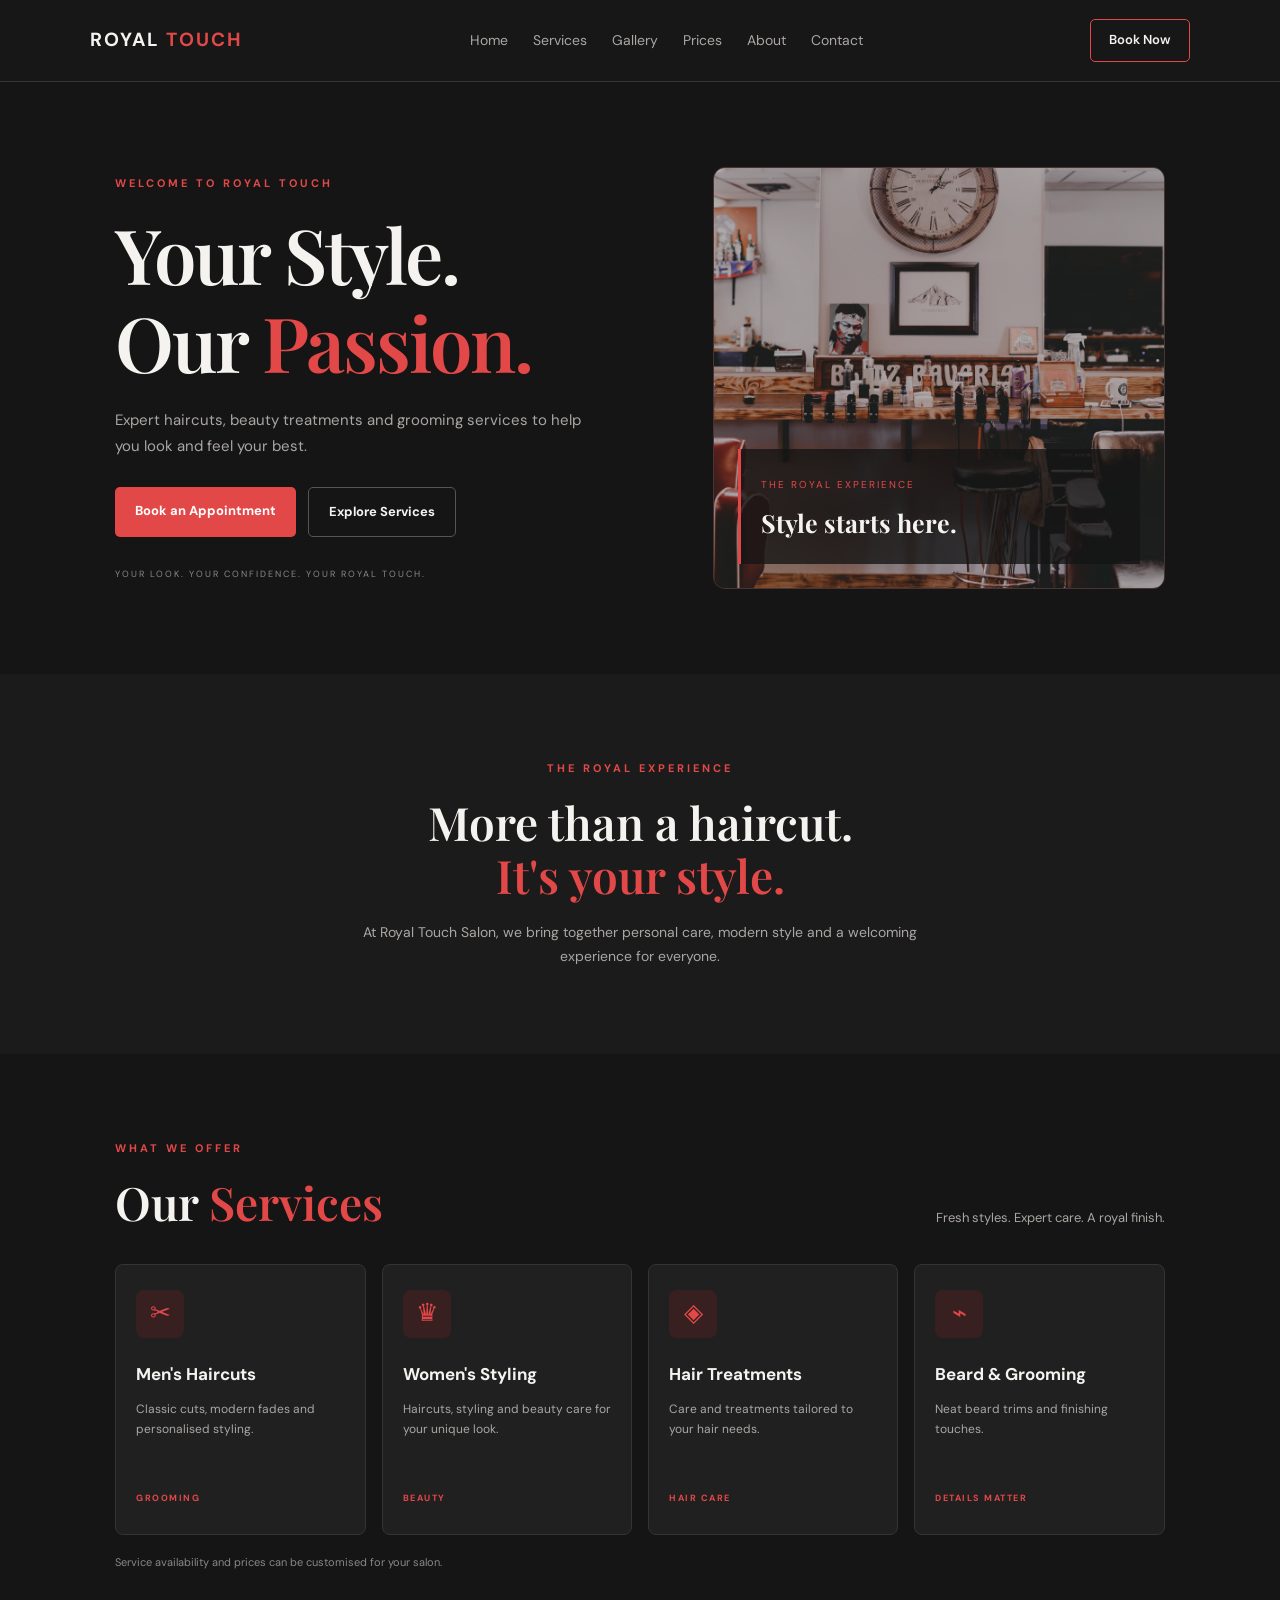
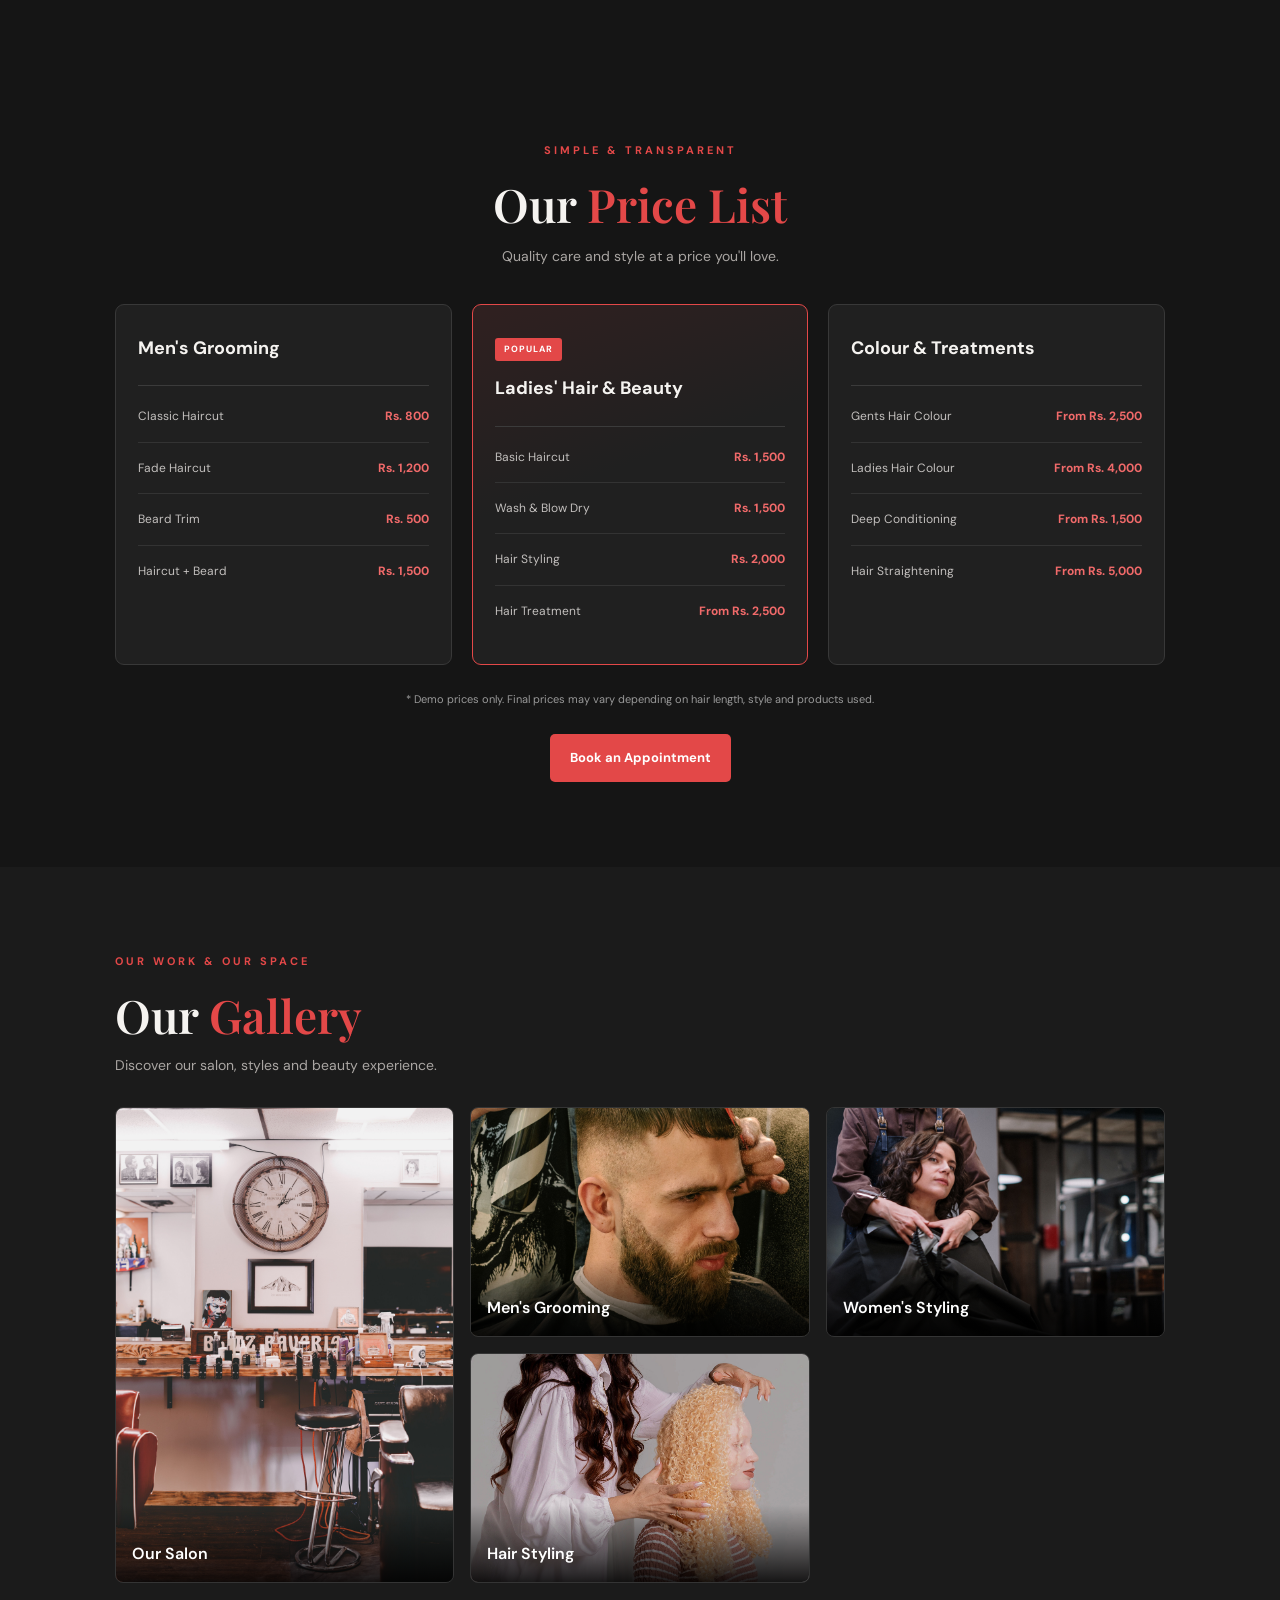
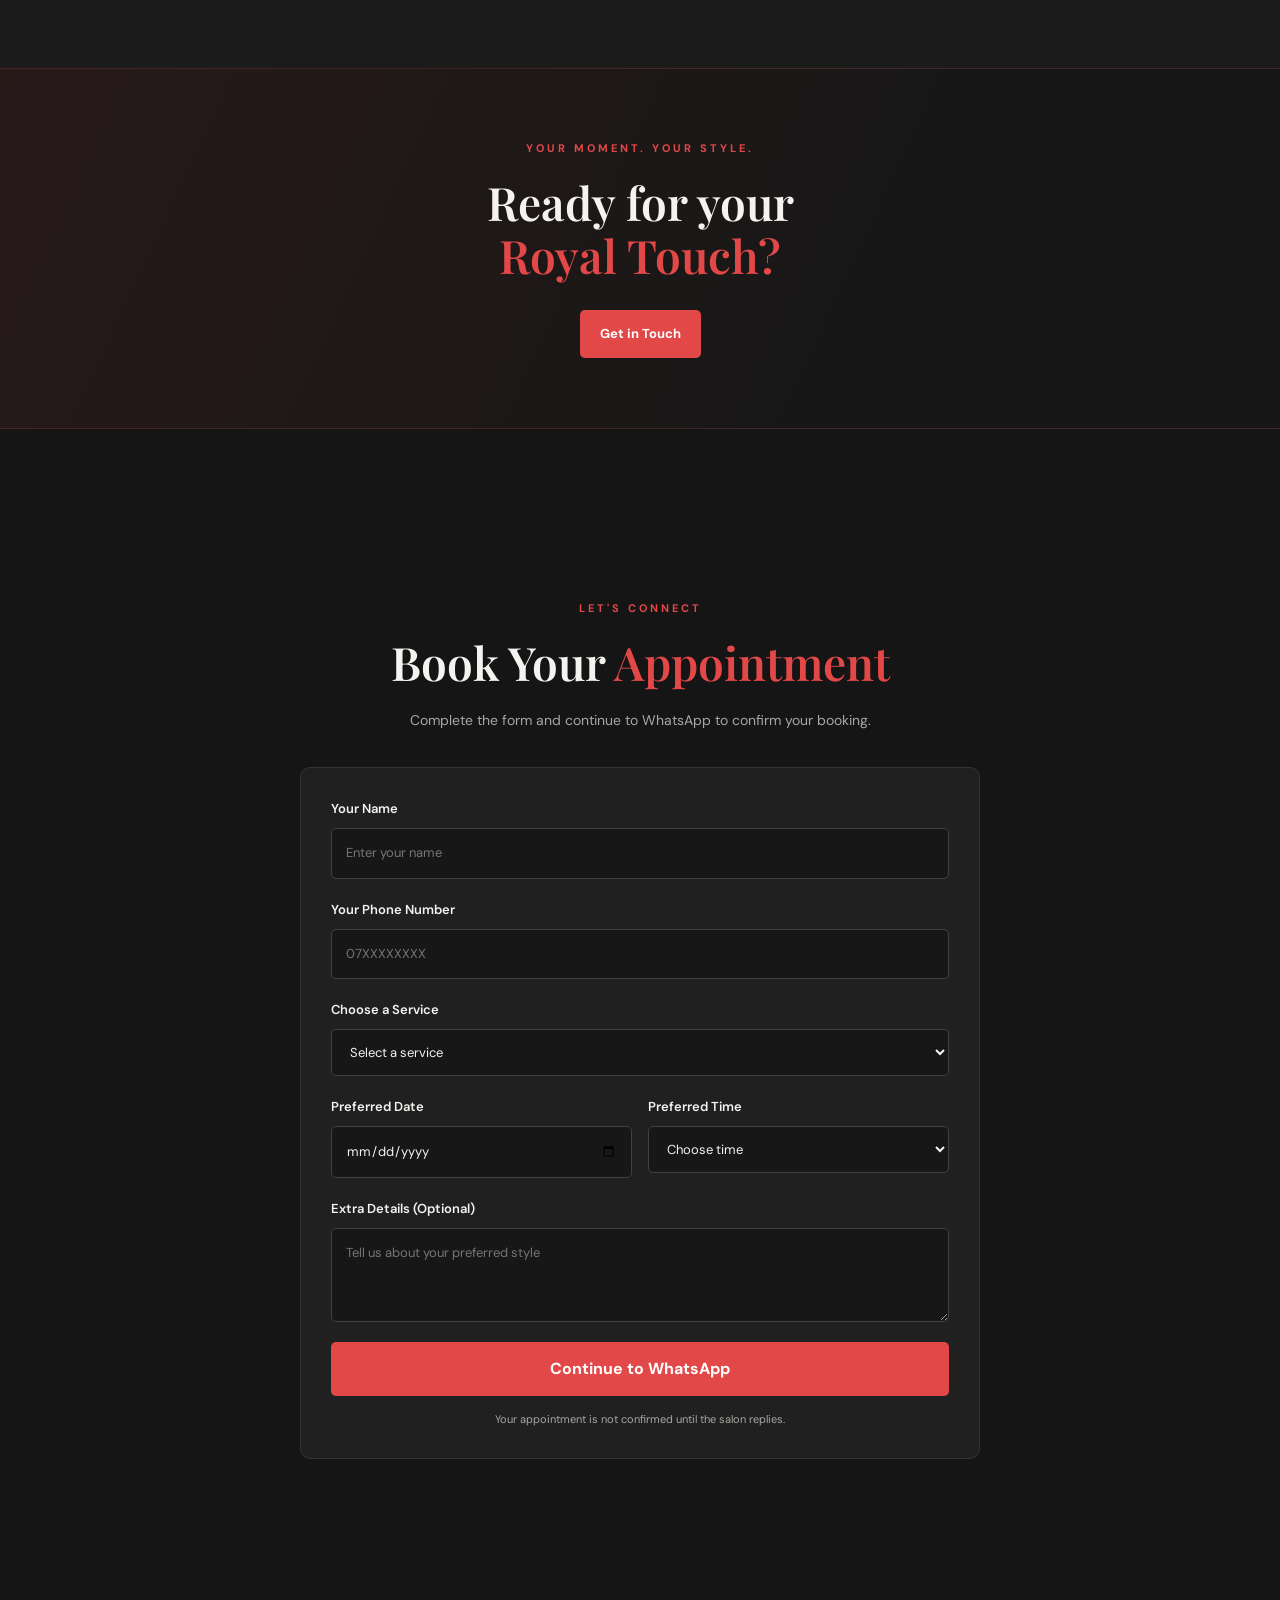
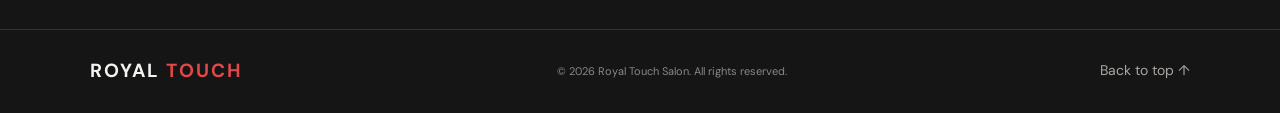
<file: index.html>
<!DOCTYPE html>
<html lang="en">
<head>
  <meta charset="UTF-8">
  <meta name="viewport" content="width=device-width, initial-scale=1.0">
  <meta name="description" content="Royal Touch Salon - Hair, beauty and grooming services.">
  <title>Royal Touch Salon | Style Starts Here</title>
  <link rel="stylesheet" href="style.css">
</head>
<body>

  <header class="navbar">
    <a class="logo" href="#home">ROYAL<span> TOUCH</span></a>

    <nav>
      <a href="#home">Home</a>
      <a href="#services">Services</a>
      <a href="#gallery">Gallery</a>
      <a href="#pricing">Prices</a>
      <a href="#about">About</a>
      <a href="#contact">Contact</a>
      
    </nav>

    <a class="nav-button" href="#contact">Book Now</a>
  </header>

  <main>
    <section class="hero" id="home">
      <div class="hero-content">
        <p class="eyebrow">WELCOME TO ROYAL TOUCH</p>
        <h1>Your Style.<br>Our <span>Passion.</span></h1>
        <p class="hero-text">
          Expert haircuts, beauty treatments and grooming
          services to help you look and feel your best.
        </p>
        <div class="hero-actions">
          <a class="button primary" href="#contact">Book an Appointment</a>
          <a class="button secondary" href="#services">Explore Services</a>
        </div>
        <p class="hero-note">YOUR LOOK. YOUR CONFIDENCE. YOUR ROYAL TOUCH.</p>
      </div>

      
<div class="hero-photo">
  <img
    src="salon-hero.jpg"
    alt="Modern Royal Touch Salon interior"
  >
  <div class="photo-label">
    <span>THE ROYAL EXPERIENCE</span>
    <h3>Style starts here.</h3>
  </div>
</div>


    </section>

    <section class="intro section" id="about">
      <p class="eyebrow">THE ROYAL EXPERIENCE</p>
      <h2>More than a haircut.<br><span>It's your style.</span></h2>
      <p>
        At Royal Touch Salon, we bring together personal care,
        modern style and a welcoming experience for everyone.
      </p>
    </section>

    <section class="services section" id="services">
      <div class="section-heading">
        <div>
          <p class="eyebrow">WHAT WE OFFER</p>
          <h2>Our <span>Services</span></h2>
        </div>
        <p>Fresh styles. Expert care. A royal finish.</p>
      </div>

      <div class="service-grid">
        <article class="service-card">
          <div class="service-icon">✂</div>
          <h3>Men's Haircuts</h3>
          <p>Classic cuts, modern fades and personalised styling.</p>
          <span class="service-tag">GROOMING</span>
        </article>

        <article class="service-card">
          <div class="service-icon">♛</div>
          <h3>Women's Styling</h3>
          <p>Haircuts, styling and beauty care for your unique look.</p>
          <span class="service-tag">BEAUTY</span>
        </article>

        <article class="service-card">
          <div class="service-icon">◈</div>
          <h3>Hair Treatments</h3>
          <p>Care and treatments tailored to your hair needs.</p>
          <span class="service-tag">HAIR CARE</span>
        </article>

        <article class="service-card">
          <div class="service-icon">⌁</div>
          <h3>Beard & Grooming</h3>
          <p>Neat beard trims and finishing touches.</p>
          <span class="service-tag">DETAILS MATTER</span>
        </article>
      </div>
      <p class="small-note">
        Service availability and prices can be customised for your salon.
      </p>
      

      
    </section>

    
<section class="pricing section" id="pricing">
  <p class="eyebrow">SIMPLE & TRANSPARENT</p>
  <h2>Our <span>Price List</span></h2>
  <p class="pricing-intro">
    Quality care and style at a price you'll love.
  </p>

  <div class="price-grid">
    <article class="price-card">
      <h3>Men's Grooming</h3>

      <div class="price-row">
        <span>Classic Haircut</span>
        <strong>Rs. 800</strong>
      </div>
      <div class="price-row">
        <span>Fade Haircut</span>
        <strong>Rs. 1,200</strong>
      </div>
      <div class="price-row">
        <span>Beard Trim</span>
        <strong>Rs. 500</strong>
      </div>
      <div class="price-row">
        <span>Haircut + Beard</span>
        <strong>Rs. 1,500</strong>
      </div>
    </article>

    <article class="price-card featured">
      <span class="popular-tag">POPULAR</span>
      <h3>Ladies' Hair & Beauty</h3>

      <div class="price-row">
        <span>Basic Haircut</span>
        <strong>Rs. 1,500</strong>
      </div>
      <div class="price-row">
        <span>Wash & Blow Dry</span>
        <strong>Rs. 1,500</strong>
      </div>
      <div class="price-row">
        <span>Hair Styling</span>
        <strong>Rs. 2,000</strong>
      </div>
      <div class="price-row">
        <span>Hair Treatment</span>
        <strong>From Rs. 2,500</strong>
      </div>
    </article>

    <article class="price-card">
      <h3>Colour & Treatments</h3>

      <div class="price-row">
        <span>Gents Hair Colour</span>
        <strong>From Rs. 2,500</strong>
      </div>
      <div class="price-row">
        <span>Ladies Hair Colour</span>
        <strong>From Rs. 4,000</strong>
      </div>
      <div class="price-row">
        <span>Deep Conditioning</span>
        <strong>From Rs. 1,500</strong>
      </div>
      <div class="price-row">
        <span>Hair Straightening</span>
        <strong>From Rs. 5,000</strong>
      </div>
    </article>
  </div>

  <p class="price-note">
    * Demo prices only. Final prices may vary depending on
    hair length, style and products used.
  </p>

  <a class="button primary pricing-button" href="#contact">
    Book an Appointment
  </a>
</section>
    
<section class="gallery section" id="gallery">
  <p class="eyebrow">OUR WORK & OUR SPACE</p>
  <h2>Our <span>Gallery</span></h2>
  <p class="gallery-intro">
    Discover our salon, styles and beauty experience.
  </p>

  <div class="gallery-grid">
    <figure class="gallery-item gallery-large">
      <img src="salon-hero.jpg"
           alt="Modern salon interior" loading="lazy">
      <figcaption>Our Salon</figcaption>
    </figure>

    <figure class="gallery-item">
      <img src="mens-haircut.jpg"
           alt="Men's haircut service" loading="lazy">
      <figcaption>Men's Grooming</figcaption>
    </figure>

    <figure class="gallery-item">
      <img src="womens-haircut.jpg"
           alt="Women's haircut service" loading="lazy">
      <figcaption>Women's Styling</figcaption>
    </figure>

    <figure class="gallery-item">
      <img src="hair-styling.jpg"
           alt="Professional hair styling" loading="lazy">
      <figcaption>Hair Styling</figcaption>
    </figure>
  </div>
</section>
    <section class="highlight">
      <p class="eyebrow">YOUR MOMENT. YOUR STYLE.</p>
      <h2>Ready for your<br><span>Royal Touch?</span></h2>
      <a class="button primary" href="#contact">Get in Touch</a>
    </section>

    <section class="contact section" id="contact">
     
<section class="contact section" id="contact">
  <p class="eyebrow">LET'S CONNECT</p>
  <h2>Book Your <span>Appointment</span></h2>
  <p>Complete the form and continue to WhatsApp to confirm your booking.</p>

  <form id="booking-form" class="booking-form">
    <div class="form-group">
      <label for="customer-name">Your Name</label>
      <input id="customer-name" name="name"
             type="text" placeholder="Enter your name" required>
    </div>

    <div class="form-group">
      <label for="customer-phone">Your Phone Number</label>
      <input id="customer-phone" name="phone"
             type="tel" placeholder="07XXXXXXXX"
             pattern="[0-9 +()-]{9,16}" required>
    </div>

    <div class="form-group">
      <label for="service">Choose a Service</label>
      <select id="service" name="service" required>
        <option value="">Select a service</option>
        <option>Classic Haircut - Rs. 800</option>
        <option>Fade Haircut - Rs. 1,200</option>
        <option>Beard Trim - Rs. 500</option>
        <option>Haircut + Beard - Rs. 1,500</option>
        <option>Ladies Basic Haircut - Rs. 1,500</option>
        <option>Wash & Blow Dry - Rs. 1,500</option>
        <option>Hair Styling - Rs. 2,000</option>
        <option>Hair Treatment - From Rs. 2,500</option>
        <option>Hair Colour - Price to confirm</option>
      </select>
    </div>

    <div class="form-row">
      <div class="form-group">
        <label for="booking-date">Preferred Date</label>
        <input id="booking-date" name="date"
               type="date" required>
      </div>

      <div class="form-group">
        <label for="booking-time">Preferred Time</label>
        <select id="booking-time" name="time" required>
          <option value="">Choose time</option>
          <option>09:00 AM</option>
          <option>10:00 AM</option>
          <option>11:00 AM</option>
          <option>12:00 PM</option>
          <option>01:00 PM</option>
          <option>02:00 PM</option>
          <option>03:00 PM</option>
          <option>04:00 PM</option>
          <option>05:00 PM</option>
        </select>
      </div>
    </div>

    <div class="form-group">
      <label for="booking-notes">Extra Details (Optional)</label>
      <textarea id="booking-notes" name="notes"
                placeholder="Tell us about your preferred style"
                rows="3"></textarea>
    </div>

    <button class="button primary booking-button" type="submit">
      Continue to WhatsApp
    </button>

    <p class="booking-note">
      Your appointment is not confirmed until the salon replies.
    </p>
  </form>
</section>
  </main>

  <footer>
    <a class="logo" href="#home">ROYAL<span> TOUCH</span></a>
    <p>© 2026 Royal Touch Salon. All rights reserved.</p>
    <a href="#home">Back to top ↑</a>
  </footer>


  
<script>
  const SALON_WHATSAPP = "94742814043"; // Replace with real salon number

  const dateInput = document.getElementById("booking-date");

  // Prevent selecting past dates.
  const today = new Date();
  const localToday = [
    today.getFullYear(),
    String(today.getMonth() + 1).padStart(2, "0"),
    String(today.getDate()).padStart(2, "0")
  ].join("-");

  dateInput.min = localToday;

  document.getElementById("booking-form").addEventListener("submit", function (event) {
    event.preventDefault();

    const name = document.getElementById("customer-name").value.trim();
    const phone = document.getElementById("customer-phone").value.trim();
    const service = document.getElementById("service").value;
    const date = dateInput.value;
    const time = document.getElementById("booking-time").value;
    const notes = document.getElementById("booking-notes").value.trim();

    if (!name || !phone || !service || !date || !time) {
      alert("Please complete all required fields.");
      return;
    }

    const message = [
      "Hello Royal Touch Salon! I'd like to request an appointment.",
      "",
      "Name: " + name,
      "My phone: " + phone,
      "Service: " + service,
      "Preferred date: " + date,
      "Preferred time: " + time,
      notes ? "Extra details: " + notes : "",
      "",
      "Please confirm availability. Thank you!"
    ].filter(Boolean).join("\n");

    const whatsappURL =
      "https://wa.me/" + SALON_WHATSAPP +
      "?text=" + encodeURIComponent(message);

    window.open(whatsappURL, "_blank", "noopener,noreferrer");
  });
</script>
</body>
</html>
</file>
<file: style.css>
@import url('https://fonts.googleapis.com/css2?family=DM+Sans:wght@400;500;600;700&family=Playfair+Display:wght@500;600;700&display=swap');

:root {
  --bg: #151515;
  --panel: #202020;
  --text: #f5f3f0;
  --muted: #aaa6a3;
  --red: #e34848;
  --line: #343434;
}

* {
  box-sizing: border-box;
  margin: 0;
  padding: 0;
}

html {
  scroll-behavior: smooth;
}

body {
  background: var(--bg);
  color: var(--text);
  font-family: "DM Sans", Arial, sans-serif;
  line-height: 1.7;
}

a {
  color: inherit;
  text-decoration: none;
}

.navbar {
  min-height: 82px;
  padding: 18px 7%;
  display: flex;
  align-items: center;
  justify-content: space-between;
  gap: 24px;
  border-bottom: 1px solid var(--line);
  background: #171717;
}

.logo {
  font-size: 19px;
  font-weight: 700;
  letter-spacing: 2px;
  white-space: nowrap;
}

.logo span,
h1 span,
h2 span,
.red-text {
  color: var(--red);
}

nav {
  display: flex;
  flex-wrap: wrap;
  gap: 25px;
}

nav a,
footer > a:last-of-type {
  color: var(--muted);
  font-size: 14px;
  transition: color 0.2s;
}

nav a:hover,
footer > a:last-of-type:hover {
  color: var(--red);
}

.nav-button {
  border: 1px solid var(--red);
  border-radius: 5px;
  padding: 9px 18px;
  font-size: 13px;
  font-weight: 600;
}

.hero {
  min-height: 570px;
  padding: 85px 9%;
  display: grid;
  grid-template-columns: 1.1fr 0.9fr;
  align-items: center;
  gap: 45px;
  overflow: hidden;
}

.eyebrow {
  color: var(--red);
  font-size: 11px;
  font-weight: 700;
  letter-spacing: 3px;
  margin-bottom: 18px;
}

h1,
h2 {
  font-family: "Playfair Display", Georgia, serif;
  font-weight: 600;
  line-height: 1.15;
}

h1 {
  font-size: clamp(46px, 6vw, 76px);
  letter-spacing: -2px;
}

.hero-text {
  max-width: 470px;
  margin: 23px 0 28px;
  color: var(--muted);
  font-size: 15px;
}

.hero-actions {
  display: flex;
  flex-wrap: wrap;
  gap: 12px;
}

.button {
  display: inline-block;
  border-radius: 5px;
  padding: 13px 20px;
  font-size: 13px;
  font-weight: 700;
  text-align: center;
  transition: transform 0.2s, background 0.2s;
}

.button:hover {
  transform: translateY(-2px);
}

.primary {
  background: var(--red);
  color: white;
}

.primary:hover {
  background: #c93636;
}

.secondary {
  border: 1px solid #555;
  color: var(--text);
}

.hero-note {
  margin-top: 30px;
  color: #888;
  font-size: 9px;
  letter-spacing: 2px;
}

.hero-art {
  min-height: 360px;
  position: relative;
  display: grid;
  place-items: center;
}

.art-circle {
  position: absolute;
  width: min(310px, 90%);
  aspect-ratio: 1;
  border: 1px solid #6b3030;
  border-radius: 50%;
  background: radial-gradient(circle, #472222 0%, #292020 52%, #191919 72%);
  box-shadow: 0 0 70px #e3484810;
}

.art-card {
  z-index: 1;
  width: 230px;
  padding: 40px 20px;
  background: #202020dd;
  border: 1px solid #6c4444;
  text-align: center;
  transform: rotate(-5deg);
  box-shadow: 0 25px 60px #0006;
}

.scissors {
  display: block;
  margin-bottom: 20px;
  color: var(--red);
  font-size: 65px;
}

.art-card p {
  font-size: 17px;
  font-weight: 700;
  letter-spacing: 3px;
}

.art-card .red-text {
  margin-top: 6px;
}

.art-star {
  position: absolute;
  z-index: 2;
  color: var(--red);
  font-size: 32px;
}

.star-one {
  top: 45px;
  right: 25px;
}

.star-two {
  bottom: 40px;
  left: 15px;
}

.section {
  padding: 85px 9%;
}

.intro {
  text-align: center;
  background: #1b1b1b;
}

h2 {
  font-size: clamp(32px, 4vw, 46px);
}

.intro > p:last-child,
.contact > p:not(.eyebrow) {
  max-width: 580px;
  margin: 20px auto 0;
  color: var(--muted);
  font-size: 14px;
}

.services {
  background: var(--bg);
}

.section-heading {
  display: flex;
  align-items: end;
  justify-content: space-between;
  gap: 25px;
  margin-bottom: 35px;
}

.section-heading > p {
  max-width: 260px;
  color: var(--muted);
  font-size: 13px;
}

.service-grid {
  display: grid;
  grid-template-columns: repeat(4, minmax(0, 1fr));
  gap: 16px;
}

.service-card {
  padding: 25px 20px;
  background: var(--panel);
  border: 1px solid var(--line);
  border-radius: 8px;
  transition: border-color 0.2s, transform 0.2s;
}

.service-card:hover {
  border-color: var(--red);
  transform: translateY(-4px);
}

.service-icon {
  width: 48px;
  height: 48px;
  display: grid;
  place-items: center;
  margin-bottom: 22px;
  border-radius: 8px;
  background: #382020;
  color: var(--red);
  font-size: 25px;
}

.service-card h3 {
  margin-bottom: 10px;
  font-size: 17px;
}

.service-card p {
  min-height: 78px;
  color: var(--muted);
  font-size: 12px;
}

.service-tag {
  display: inline-block;
  margin-top: 14px;
  color: var(--red);
  font-size: 9px;
  font-weight: 700;
  letter-spacing: 1.5px;
}

.small-note {
  margin-top: 18px;
  color: #888;
  font-size: 11px;
}

.highlight {
  padding: 70px 20px;
  background: linear-gradient(115deg, #281919, #171717 70%);
  text-align: center;
  border-top: 1px solid #442626;
  border-bottom: 1px solid #442626;
}

.highlight h2 {
  margin-bottom: 28px;
}

.contact {
  text-align: center;
}

.contact-panel {
  max-width: 760px;
  margin: 35px auto 0;
  padding: 30px;
  display: flex;
  align-items: center;
  justify-content: space-between;
  gap: 25px;
  text-align: left;
  background: var(--panel);
  border: 1px solid var(--line);
  border-radius: 8px;
}

.contact-panel h3 {
  margin-bottom: 12px;
}

.contact-panel p {
  margin-top: 7px;
  color: var(--muted);
  font-size: 13px;
}

footer {
  padding: 25px 7%;
  display: flex;
  flex-wrap: wrap;
  align-items: center;
  justify-content: space-between;
  gap: 15px;
  border-top: 1px solid var(--line);
}

footer p {
  color: #888;
  font-size: 11px;
}

@media (max-width: 900px) {
  .hero {
    padding: 65px 7%;
    grid-template-columns: 1fr 0.8fr;
    gap: 20px;
  }

  .section {
    padding: 65px 7%;
  }

  .service-grid {
    grid-template-columns: repeat(2, minmax(0, 1fr));
  }

  nav {
    gap: 12px;
  }
}

@media (max-width: 620px) {
  .navbar {
    padding: 18px 5%;
    flex-wrap: wrap;
    gap: 16px;
  }

  .logo {
    font-size: 16px;
  }

  nav {
    order: 3;
    width: 100%;
    justify-content: space-between;
  }

  .nav-button {
    margin-left: auto;
  }

  .hero {
    grid-template-columns: 1fr;
    padding: 55px 7%;
  }

  .hero-art {
    min-height: 290px;
  }

  .art-circle {
    width: 250px;
  }

  .art-card {
    width: 200px;
    padding: 28px 15px;
  }

  .section-heading {
    align-items: start;
    flex-direction: column;
  }

  .service-grid {
    grid-template-columns: 1fr;
  }

  .service-card p {
    min-height: 0;
  }

  .contact-panel {
    align-items: start;
    flex-direction: column;
    padding: 23px;
  }

  footer {
    flex-direction: column;
    text-align: center;
  }
}

/* Hero salon photograph */
.hero-photo {
  position: relative;
  min-height: 380px;
  overflow: hidden;
  border-radius: 12px;
  border: 1px solid #493333;
  background: #222;
}

.hero-photo img {
  width: 100%;
  height: 420px;
  display: block;
  object-fit: cover;
  filter: brightness(0.72);
}

.photo-label {
  position: absolute;
  bottom: 24px;
  left: 24px;
  right: 24px;
  padding: 20px;
  background: #151515c9;
  border-left: 3px solid var(--red);
}

.photo-label span {
  color: var(--red);
  font-size: 10px;
  letter-spacing: 2px;
}

.photo-label h3 {
  margin-top: 5px;
  font-family: "Playfair Display", Georgia, serif;
  font-size: 25px;
}

/* Gallery section */
.gallery {
  background: #1b1b1b;
}

.gallery-intro {
  margin: 12px 0 30px;
  color: var(--muted);
  font-size: 14px;
}

.gallery-grid {
  display: grid;
  grid-template-columns: repeat(3, minmax(0, 1fr));
  grid-auto-rows: 230px;
  gap: 16px;
}

.gallery-item {
  position: relative;
  overflow: hidden;
  border: 1px solid var(--line);
  border-radius: 8px;
  background: #242424;
}

.gallery-large {
  grid-row: span 2;
}

.gallery-item img {
  display: block;
  width: 100%;
  height: 100%;
  object-fit: cover;
  transition: transform 0.35s, filter 0.35s;
}

.gallery-item:hover img {
  transform: scale(1.05);
  filter: brightness(0.75);
}

.gallery-item figcaption {
  position: absolute;
  left: 0;
  right: 0;
  bottom: 0;
  padding: 35px 16px 15px;
  color: white;
  font-weight: 600;
  background: linear-gradient(transparent, #000d);
}

@media (max-width: 620px) {
  .hero-photo {
    min-height: 280px;
  }

  .hero-photo img {
    height: 300px;
  }

  .gallery-grid {
    grid-template-columns: repeat(2, minmax(0, 1fr));
    grid-auto-rows: 180px;
    gap: 10px;
  }

  .gallery-large {
    grid-row: span 1;
  }

  .gallery-item figcaption {
    padding: 25px 10px 10px;
    font-size: 12px;
  }
}


/* Pricing section */
.pricing {
  background: #151515;
  text-align: center;
}

.pricing-intro {
  margin: 14px 0 35px;
  color: var(--muted);
  font-size: 14px;
}

.price-grid {
  display: grid;
  grid-template-columns: repeat(3, minmax(0, 1fr));
  gap: 20px;
  text-align: left;
}

.price-card {
  position: relative;
  padding: 28px 22px;
  background: #202020;
  border: 1px solid #383838;
  border-radius: 9px;
}

.price-card h3 {
  padding-bottom: 22px;
  margin-bottom: 5px;
  font-size: 18px;
  border-bottom: 1px solid #3b3b3b;
}

.price-card.featured {
  border-color: var(--red);
  background: linear-gradient(160deg, #302020, #202020 45%);
}

.popular-tag {
  display: inline-block;
  margin-bottom: 12px;
  padding: 4px 9px;
  background: var(--red);
  color: white;
  border-radius: 3px;
  font-size: 9px;
  font-weight: 700;
  letter-spacing: 1px;
}

.price-row {
  display: flex;
  justify-content: space-between;
  align-items: start;
  gap: 10px;
  padding: 15px 0;
  border-bottom: 1px solid #333;
  font-size: 12px;
}

.price-row:last-child {
  border-bottom: 0;
}

.price-row span {
  color: #c2bfbd;
}

.price-row strong {
  color: #f16a6a;
  text-align: right;
  white-space: nowrap;
  font-size: 12px;
}

.price-note {
  margin-top: 25px;
  color: #999;
  font-size: 11px;
}

.pricing-button {
  margin-top: 25px;
}

@media (max-width: 850px) {
  .price-grid {
    grid-template-columns: 1fr;
  }

  .price-card {
    padding: 24px 20px;
  }
}


/* Appointment booking form */
.booking-form {
  max-width: 680px;
  margin: 35px auto 0;
  padding: 30px;
  text-align: left;
  background: var(--panel);
  border: 1px solid var(--line);
  border-radius: 10px;
}

.form-group {
  display: flex;
  flex-direction: column;
  gap: 8px;
  margin-bottom: 20px;
}

.form-group label {
  font-size: 13px;
  font-weight: 600;
}

.form-group input,
.form-group select,
.form-group textarea {
  width: 100%;
  padding: 13px 14px;
  color: var(--text);
  background: #171717;
  border: 1px solid #414141;
  border-radius: 5px;
  font: inherit;
  font-size: 13px;
}

.form-group input:focus,
.form-group select:focus,
.form-group textarea:focus {
  outline: 2px solid var(--red);
  outline-offset: 2px;
}

.form-group select option {
  background: #202020;
}

.form-row {
  display: grid;
  grid-template-columns: 1fr 1fr;
  gap: 16px;
}

.booking-button {
  width: 100%;
  border: 0;
  cursor: pointer;
  font: inherit;
  font-weight: 700;
}

.booking-note {
  margin-top: 14px;
  color: var(--muted);
  font-size: 11px;
  text-align: center;
}

@media (max-width: 520px) {
  .booking-form {
    padding: 20px 16px;
  }

  .form-row {
    grid-template-columns: 1fr;
    gap: 0;
  }
}
</file>
